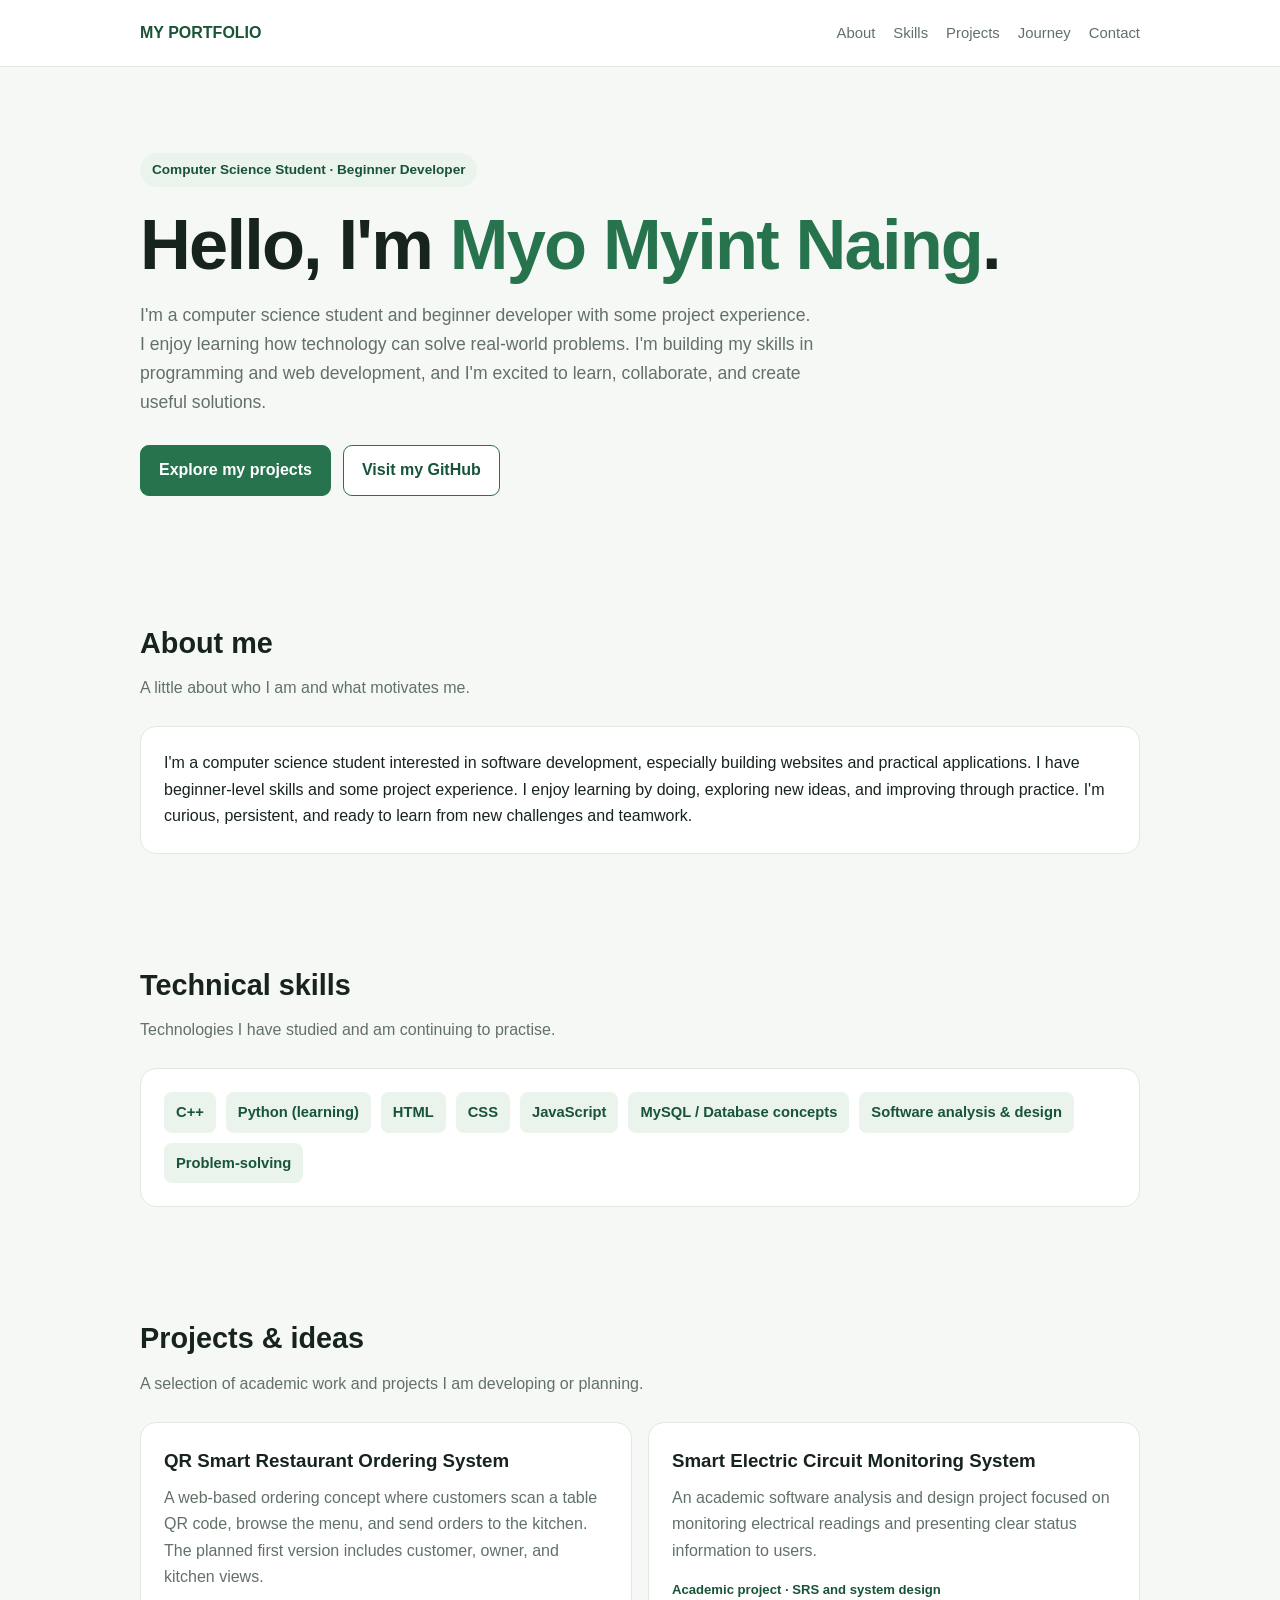
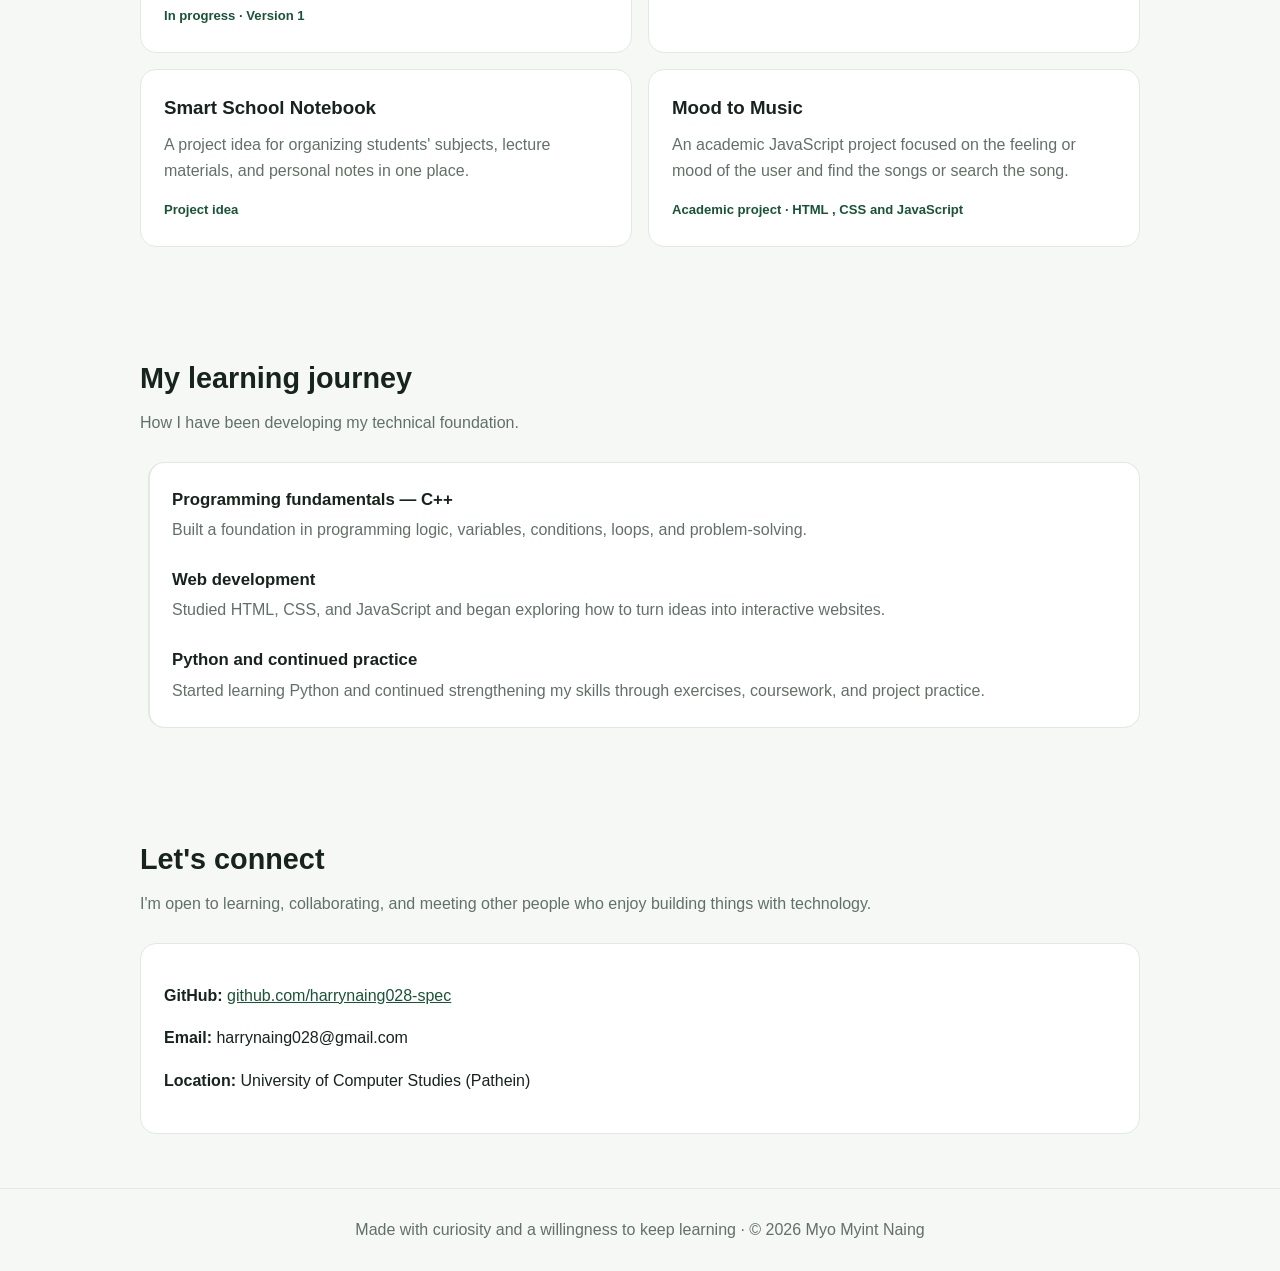
<file: myo_myint_naing_hackathon_portfolio.html>
<!DOCTYPE html>
<html lang="en">
<head>
  <meta charset="UTF-8">
  <meta name="viewport" content="width=device-width, initial-scale=1.0">
  <meta name="description" content="A student developer portfolio showcasing technical skills, learning journey, and projects.">
  <title>My Developer Portfolio</title>
  <style>
    :root {
      --bg: #f6f8f5;
      --surface: #ffffff;
      --ink: #17231d;
      --muted: #627168;
      --green: #26734d;
      --green-dark: #185437;
      --line: #e1e9e2;
      --soft: #eaf3ec;
    }
    * { box-sizing: border-box; }
    html { scroll-behavior: smooth; }
    body {
      margin: 0;
      font-family: Arial, Helvetica, sans-serif;
      color: var(--ink);
      background: var(--bg);
      line-height: 1.65;
    }
    a { color: var(--green-dark); }
    .container { width: min(1000px, 90%); margin: auto; }
    header {
      background: rgba(255,255,255,.94);
      border-bottom: 1px solid var(--line);
      position: sticky; top: 0; z-index: 5;
      backdrop-filter: blur(10px);
    }
    nav {
      min-height: 66px; display: flex; align-items: center;
      justify-content: space-between; gap: 18px;
    }
    .brand { font-weight: 800; color: var(--green-dark); text-decoration: none; }
    .nav-links { display: flex; flex-wrap: wrap; gap: 18px; }
    .nav-links a { text-decoration: none; font-size: .93rem; color: var(--muted); }
    .nav-links a:hover { color: var(--green); }
    .hero { padding: 86px 0 70px; }
    .eyebrow {
      display: inline-block; background: var(--soft); color: var(--green-dark);
      padding: 6px 12px; border-radius: 999px; font-size: .85rem; font-weight: 700;
    }
    h1 { font-size: clamp(2.4rem, 7vw, 4.4rem); line-height: 1.08; margin: 20px 0 16px; letter-spacing: -1.8px; }
    h1 span { color: var(--green); }
    .intro { max-width: 680px; color: var(--muted); font-size: 1.1rem; }
    .actions { display: flex; flex-wrap: wrap; gap: 12px; margin-top: 28px; }
    .button {
      display: inline-block; padding: 11px 18px; border-radius: 9px;
      text-decoration: none; font-weight: 700; border: 1px solid var(--green);
    }
    .primary { background: var(--green); color: white; }
    .secondary { color: var(--green-dark); background: white; }
    section { padding: 54px 0; }
    .section-title { font-size: 1.8rem; margin: 0 0 8px; }
    .section-lead { color: var(--muted); margin: 0 0 25px; }
    .panel, .card {
      background: var(--surface); border: 1px solid var(--line);
      border-radius: 16px; padding: 23px;
    }
    .grid { display: grid; grid-template-columns: repeat(2, minmax(0, 1fr)); gap: 16px; }
    .skills { display: flex; flex-wrap: wrap; gap: 10px; }
    .skill {
      background: var(--soft); color: var(--green-dark); padding: 8px 12px;
      border-radius: 8px; font-size: .92rem; font-weight: 700;
    }
    .card h3 { margin: 0 0 8px; }
    .card p { color: var(--muted); margin: 0 0 12px; }
    .status { font-size: .82rem; font-weight: 700; color: var(--green-dark); }
    .timeline { border-left: 2px solid var(--line); margin-left: 8px; padding-left: 22px; }
    .timeline-item { margin: 0 0 22px; }
    .timeline-item:last-child { margin-bottom: 0; }
    .timeline-item h3 { margin: 0 0 4px; font-size: 1.05rem; }
    .timeline-item p { margin: 0; color: var(--muted); }
    footer { border-top: 1px solid var(--line); padding: 28px 0; color: var(--muted); text-align: center; }
    @media (max-width: 650px) {
      nav { align-items: flex-start; padding: 15px 0; flex-direction: column; }
      .nav-links { gap: 12px; }
      .hero { padding: 60px 0 45px; }
      .grid { grid-template-columns: 1fr; }
      section { padding: 40px 0; }
    }
  </style>
</head>
<body>
  <header>
    <nav class="container">
      <a class="brand" href="#home">MY PORTFOLIO</a>
      <div class="nav-links">
        <a href="#about">About</a>
        <a href="#skills">Skills</a>
        <a href="#projects">Projects</a>
        <a href="#journey">Journey</a>
        <a href="#contact">Contact</a>
      </div>
    </nav>
  </header>
  <main>
    <section class="hero container" id="home">
      <span class="eyebrow">Computer Science Student · Beginner Developer</span>
      <h1>Hello, I'm <span>Myo Myint Naing</span>.</h1>
      <p class="intro">
        I'm a computer science student and beginner developer with some project experience. I enjoy learning how technology can solve real-world problems. I'm building my skills in programming and web development, and I'm excited to learn, collaborate, and create useful solutions.
      </p>
      <div class="actions">
        <a class="button primary" href="#projects">Explore my projects</a>
        <a class="button secondary" href="https://github.com/harrynaing028-spec" target="_blank" rel="noopener">Visit my GitHub</a>
      </div>
    </section>

    <section class="container" id="about">
      <h2 class="section-title">About me</h2>
      <p class="section-lead">A little about who I am and what motivates me.</p>
      <div class="panel">
        I'm a computer science student interested in software development, especially building websites and practical applications. I have beginner-level skills and some project experience. I enjoy learning by doing, exploring new ideas, and improving through practice. I'm curious, persistent, and ready to learn from new challenges and teamwork.
      </div>
    </section>

    <section class="container" id="skills">
      <h2 class="section-title">Technical skills</h2>
      <p class="section-lead">Technologies I have studied and am continuing to practise.</p>
      <div class="panel">
        <div class="skills">
          <span class="skill">C++</span>
          <span class="skill">Python (learning)</span>
          <span class="skill">HTML</span>
          <span class="skill">CSS</span>
          <span class="skill">JavaScript</span>
          <span class="skill">MySQL / Database concepts</span>
          <span class="skill">Software analysis & design</span>
          <span class="skill">Problem-solving</span>
        </div>
      </div>
    </section>

    <section class="container" id="projects">
      <h2 class="section-title">Projects & ideas</h2>
      <p class="section-lead">A selection of academic work and projects I am developing or planning.</p>
      <div class="grid">
        <article class="card">
          <h3>QR Smart Restaurant Ordering System</h3>
          <p>A web-based ordering concept where customers scan a table QR code, browse the menu, and send orders to the kitchen. The planned first version includes customer, owner, and kitchen views.</p>
          <span class="status">In progress · Version 1</span>
        </article>
        <article class="card">
          <h3>Smart Electric Circuit Monitoring System</h3>
          <p>An academic software analysis and design project focused on monitoring electrical readings and presenting clear status information to users.</p>
          <span class="status">Academic project · SRS and system design</span>
        </article>
        <article class="card">
          <h3>Smart School Notebook</h3>
          <p>A project idea for organizing students' subjects, lecture materials, and personal notes in one place.</p>
          <span class="status">Project idea</span>
        </article>
        <article class="card">
          <h3>Mood to Music</h3>
          <p>An academic JavaScript project focused on the feeling or mood of the user and find the songs or search the song.</p>
          <span class="status">Academic project · HTML , CSS and JavaScript</span>
        </article>
      </div>
    </section>

    <section class="container" id="journey">
      <h2 class="section-title">My learning journey</h2>
      <p class="section-lead">How I have been developing my technical foundation.</p>
      <div class="panel timeline">
        <div class="timeline-item">
          <h3>Programming fundamentals — C++</h3>
          <p>Built a foundation in programming logic, variables, conditions, loops, and problem-solving.</p>
        </div>
        <div class="timeline-item">
          <h3>Web development</h3>
          <p>Studied HTML, CSS, and JavaScript and began exploring how to turn ideas into interactive websites.</p>
        </div>
        <div class="timeline-item">
          <h3>Python and continued practice</h3>
          <p>Started learning Python and continued strengthening my skills through exercises, coursework, and project practice.</p>
        </div>
      </div>
    </section>

    <section class="container" id="contact">
      <h2 class="section-title">Let's connect</h2>
      <p class="section-lead">I'm open to learning, collaborating, and meeting other people who enjoy building things with technology.</p>
      <div class="panel">
        <p><strong>GitHub:</strong> <a href="https://github.com/harrynaing028-spec" target="_blank" rel="noopener">github.com/harrynaing028-spec</a></p>
        <p><strong>Email:</strong> harrynaing028@gmail.com</p>
        <p><strong>Location:</strong> University of Computer Studies (Pathein)</p>
      </div>
    </section>
  </main>

  <footer>
    <div class="container">Made with curiosity and a willingness to keep learning · © <span id="year"></span> Myo Myint Naing</div>
  </footer>
  <script>
    document.getElementById("year").textContent = new Date().getFullYear();
  </script>
</body>
</html>
</file>
